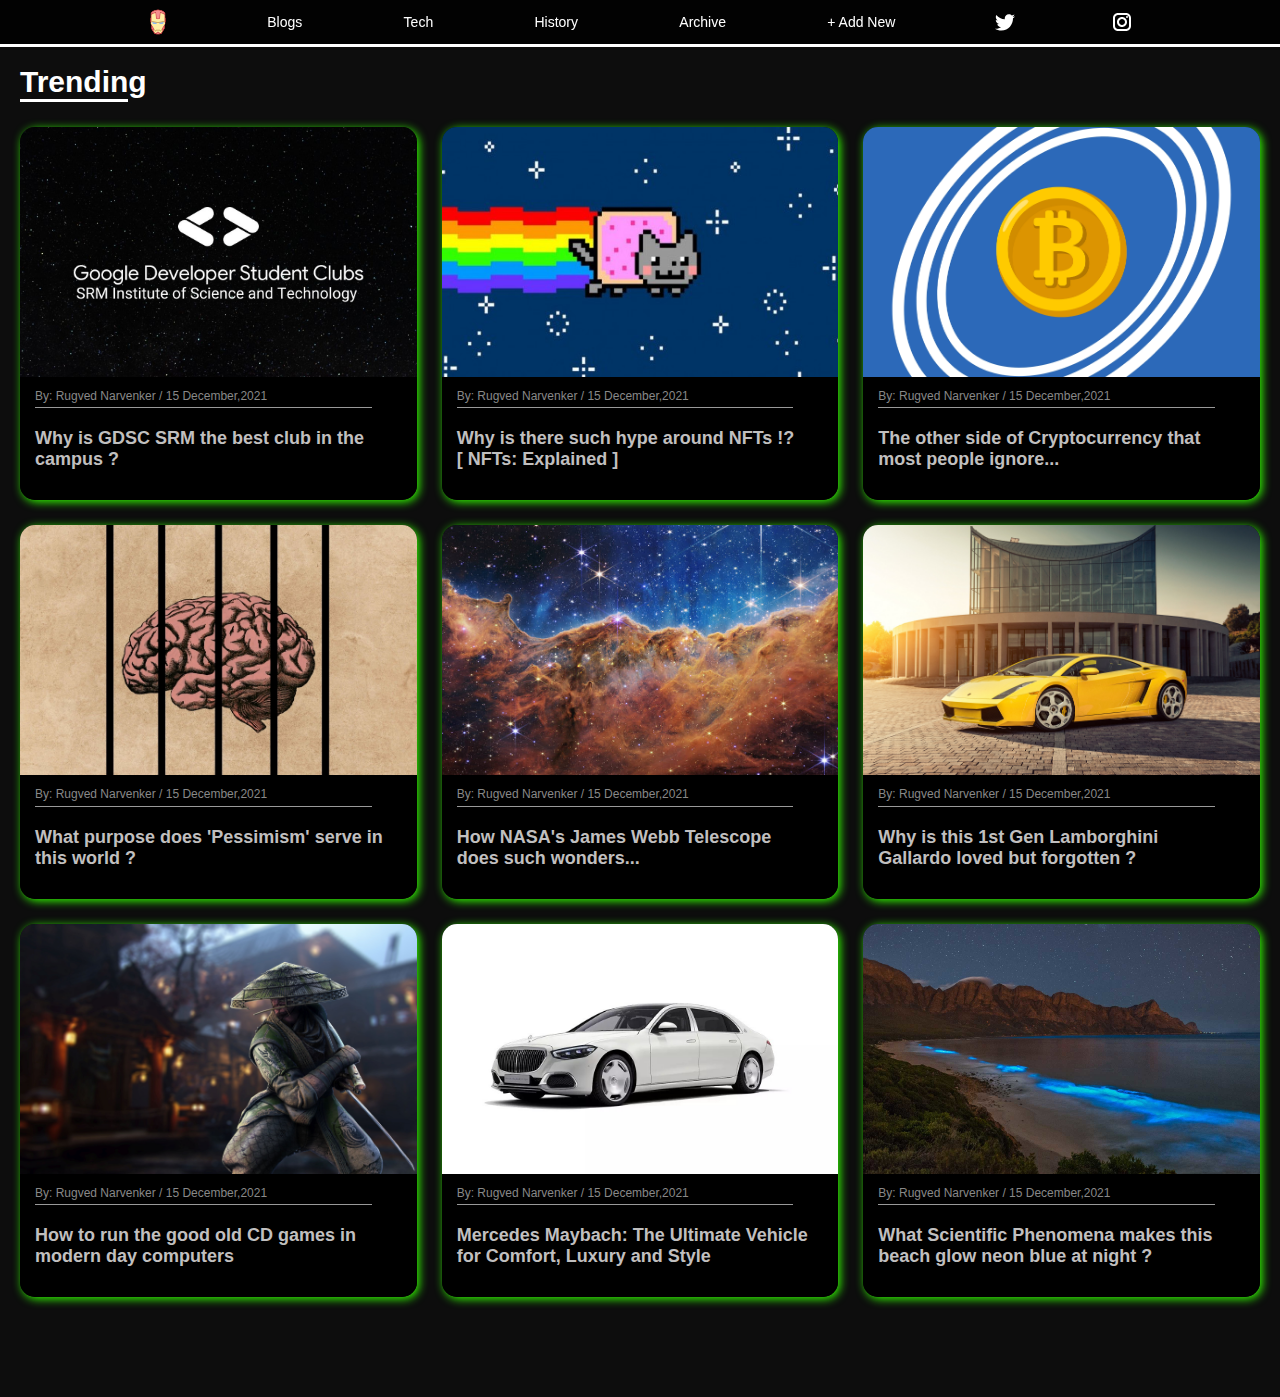
<file: Blog-Site-master/index.html>
<!doctype html>
<html lang="en">
<head>
    <meta charset="UTF-8">
    <meta name="viewport"
          content="width=device-width, user-scalable=no, initial-scale=1.0, maximum-scale=1.0, minimum-scale=1.0">
    <meta http-equiv="X-UA-Compatible" content="ie=edge">
    <title>Rugved</title>
    <link rel="stylesheet" href="styles.css">
</head>
<body>
    <header>
        <div class="container">
            <nav class="nav">
                <ul class="nav-list nav-list-mobile">
                    <li class="nav-item">
                        <div class="mobile-menu">
                            <span class="line line-top"></span>
                            <span class="line line-middle"></span>
                            <span class="line line-bottom"></span>
                        </div>
                    </li>
                    <li class="nav-item">
                        <a href="index.html" class="nav-link nav-link-home"></a>
                    </li>
                    <li class="nav-item">
                        <a href="https://www.instagram.com/rugvednarvenker/" class="nav-link nav-link-insta"></a>
                    </li>
                </ul>
                <!-- /.nav-list nav-list-mobile -->
                <ul class="nav-list nav-list-larger">
                    <li class="nav-item nav-item-hidden">
                        <a href="index.html" class="nav-link nav-link-home"></a>
                    </li>
                    <li class="nav-item">
                        <a href="#" class="nav-link">Blogs</a>
                    </li>
                    <li class="nav-item">
                        <a href="#" class="nav-link">Tech</a>
                    </li>
                    <li class="nav-item">
                        <a href="#" class="nav-link">History</a>
                    </li>
                    <li class="nav-item">
                        <a href="#" class="nav-link">Archive</a>
                    </li>
                    <li class="nav-item">
                        <a href="Upload.html" class="nav-link">+ Add New</a>
                    </li>
                    <li class="nav-item">
                        <a href="https://twitter.com/NarvenkerRugved" class="nav-link nav-link-twitter"></a>
                    </li>
                    <li class="nav-item nav-item-hidden">
                        <a href="https://www.instagram.com/rugvednarvenker/" class="nav-link nav-link-insta"></a>
                    </li>
                </ul>
            <!-- /.nav-list nav-list-larger -->
            </nav>
        </div>
</header>

<div class="Heading">
  <div class="title">
  <h3>Trending<span</h3>
</div>
  
<div class="cards">

  <div class="card">
    <a href="#"><img src="assets/GDSC.jpg" alt=""></a>
    <a href="#"><div class="card-body">
              <p class="text-date">By: Rugved Narvenker / 15 December,2021</p>
              <div class="underline"></div>
              <p class="text">Why is GDSC SRM the best club in the campus ? </p>
      </div></a>
  </div>

  <div class="card">
    <a href="#"><img src="assets/NFT.jpg" alt=""></a>
    <a href="#"><div class="card-body">
        <p class="text-date">By: Rugved Narvenker / 15 December,2021</p>
        <div class="underline"></div>
        <p class="text">Why is there such hype around NFTs !? <br> [ NFTs: Explained ] </p>
      </div></a>
  </div>

  <div class="card">
    <a href="#"><img src="assets/Crypto_Blue.jpg" alt=""></a>
    <a href="#"><div class="card-body">
        <p class="text-date">By: Rugved Narvenker / 15 December,2021</p>
        <div class="underline"></div>
        <p class="text">The other side of Cryptocurrency that most people ignore...</p>
      </div></a>
  </div>

  <div class="card">
    <a href="#"><img src="assets/Caged Brain.jpg" alt=""></a>
    <a href="#"><div class="card-body">
              <p class="text-date">By: Rugved Narvenker / 15 December,2021</p>
              <div class="underline"></div>
              <p class="text">What purpose does 'Pessimism' serve in this world ?</p>
      </div></a>
  </div>

  <div class="card">
    <a href="#"><img src="assets/NASA.jpg" alt=""></a>
    <a href="#"><div class="card-body">
        <p class="text-date">By: Rugved Narvenker / 15 December,2021</p>
        <div class="underline"></div>
        <p class="text">How NASA's James Webb Telescope does such wonders...</p>
      </div></a>
  </div>

  <div class="card">
    <a href="#"><img src="assets/Gallardo.jpg" alt=""></a>
    <a href="#"><div class="card-body">
        <p class="text-date">By: Rugved Narvenker / 15 December,2021</p>
        <div class="underline"></div>
        <p class="text">Why is this 1st Gen Lamborghini Gallardo loved but forgotten ?</p>
      </div></a>
  </div>

  <div class="card">
    <a href="#"><img src="assets/Samurai Wallpaper.jpg" alt=""></a>
    <a href="#"><div class="card-body">
              <p class="text-date">By: Rugved Narvenker / 15 December,2021</p>
              <div class="underline"></div>
              <p class="text">How to run the good old CD games in modern day computers</p>
      </div></a>
  </div>

  <div class="card">
    <a href="#"><img src="assets/Maybach.jpg" alt=""></a>
    <a href="#"><div class="card-body">
        <p class="text-date">By: Rugved Narvenker / 15 December,2021</p>
        <div class="underline"></div>
        <p class="text">Mercedes Maybach: The Ultimate Vehicle for Comfort, Luxury and Style</p>
      </div></a>
  </div>

  <div class="card">
    <a href="#"><img src="assets/Night Beach.jpg" alt=""></a>
    <a href="#"><div class="card-body">
        <p class="text-date">By: Rugved Narvenker / 15 December,2021</p>
        <div class="underline"></div>
        <p class="text">What Scientific Phenomena makes this beach glow neon blue at night ?</p>
      </div></a>
  </div>

</div>

<script src="main.jsx"></script>
</body>
</html>
</file>
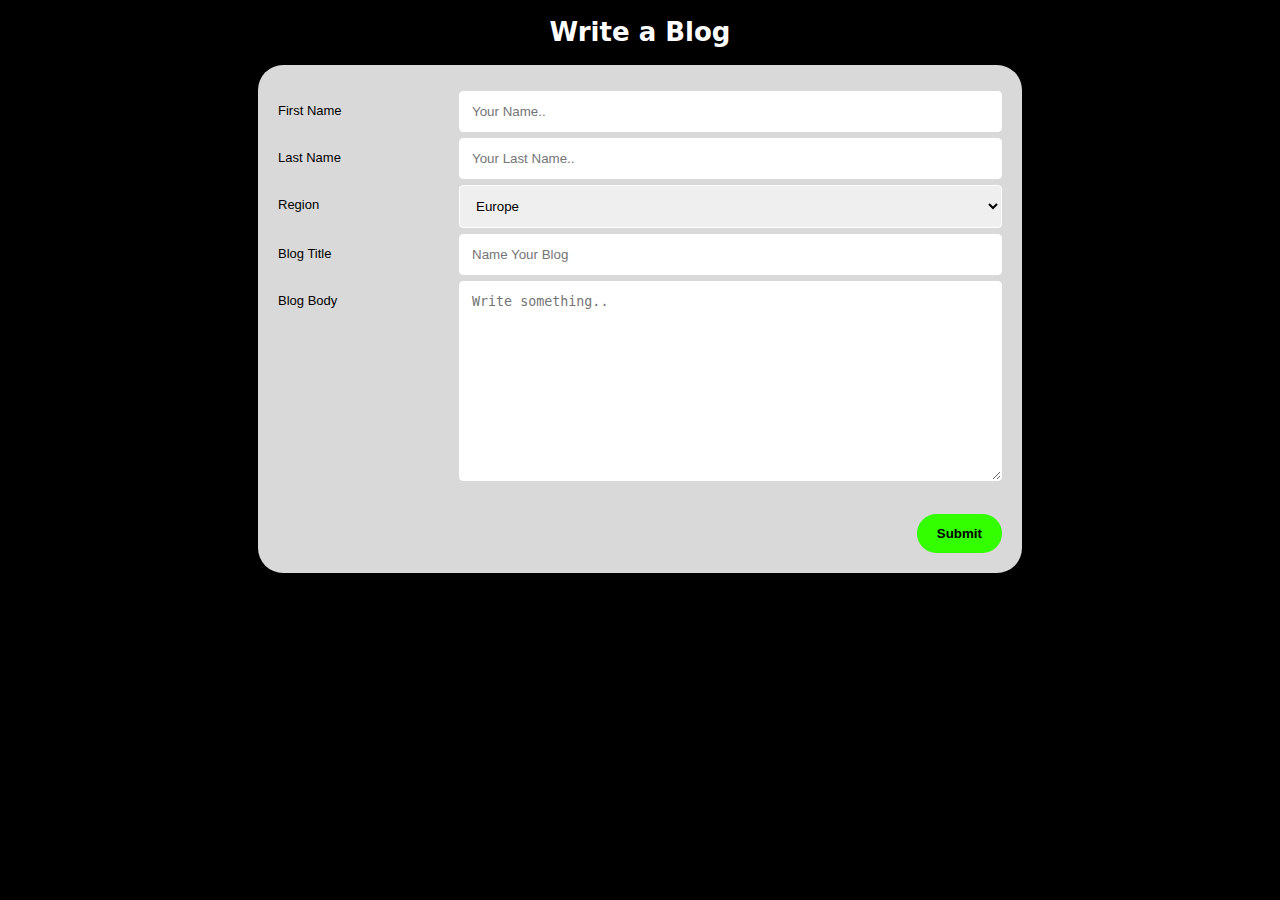
<file: Blog-Site-master/Upload.html>
<!DOCTYPE html>
<html lang="en">
<head>
    <meta charset="UTF-8">
    <meta http-equiv="X-UA-Compatible" content="IE=edge">
    <meta name="viewport" content="width=device-width, initial-scale=1.0">
    <title>Blog Edit</title>
    <link rel="stylesheet" href="Form.css">
</head>
<body>

    <h1>Write a Blog</h1>

    <div class="container">
          
            <div class="row">
            <div class="col-25">
              <label for="fname">First Name</label>
                </div>
                <div class="col-75">
              <input type="text" id="fname" name="firstname" placeholder="Your Name..">
            </div>
          </div>
          
          <div class="row">
            <div class="col-25">
              <label for="lname">Last Name</label>
            </div>
            
            <div class="col-75">
              <input type="text" id="lname" name="lastname" placeholder="Your Last Name..">
            </div>
          </div>
         
            <div class="row">
            <div class="col-25">
              <label for="region">Region</label>
            </div>
            
            <div class="col-75">
              <select id="Region" name="Region">
                <option value="australia">Europe</option>
                <option value="canada">Americas</option>
                <option value="usa">Asia</option>
                <option value="usa">Oceania</option>
                <option value="usa">Middle East</option>
              </select>
            </div>
          </div>
          
          <div class="row">
            <div class="col-25">
              <label for="fname">Blog Title</label>
                </div>
                <div class="col-75">
              <input type="text" id="fname" name="firstname" placeholder="Name Your Blog">
            </div>
          </div>

          <div class="row">
            <div class="col-25">
              <label for="subject">Blog Body</label>
            </div>
            
        
            <div class="col-75">
              <textarea id="subject" name="subject" placeholder="Write something.." style="height:200px"></textarea>
            </div>
          </div>
          
          <div class="row">
            <input type="submit" value="Submit">
          </div>
        </form>
      </div>

    </body>
</html>
</file>
<file: Blog-Site-master/styles.css>
*,
*::before,
*::after{
    margin: 0;
    padding: 0;
}

html{
    font-size: 10px;
    font-family:'Raleway',Sans-serif;
}

a{
    display: block;
    text-decoration: none;
}

.container{
    max-width: 98rem;
    margin: 0 auto;
    padding: 0 2.2rem;
}

body{
    background-color: rgb(13, 13, 13) ;
}

h3{
    color: #fff;
}

header{
    position: fixed;
    top: 0;
    z-index: 1400;
    height: 4.4rem;
    width: 100%;
    border-bottom: 3px solid rgb(255, 255, 255);
    background-color: rgba(0,0,0,.8);
    backdrop-filter: blur(0.5rem);
}

.title{
    border-bottom: 3px solid rgb(255, 255, 255);
    width: 108px;
}

.nav-list{
    list-style: none;
    display: flex;
    align-items: center;
    justify-content: space-between;
    margin: 0 -1rem;
}

.nav-list-mobile{
    display: none;
}

.nav-link{
    font-size: 1.4rem;
    color: #fff;
    padding: 0 1rem;
}

.nav-link:hover{
    color: rgb(51, 255, 0);
}

.nav-link-home{
    width: 1.6rem;
    height: 4.4rem;
    background: url(svg/icons8-iron-man.svg) center no-repeat;
}

.nav-link-insta{
    width: 1.6rem;
    height: 4.4rem;
    background: url(svg/instagram-logo.svg.svg) center no-repeat;
}

.nav-link-twitter{
    width: 1.6rem;
    height: 4.4rem;
    background: url(svg/Twitter-logo.svg.svg) center no-repeat;
}

@media screen and (max-width:767px){
    header{
        height: 4.8rem;
        transition: background .36s cubic-bezier(0.32, 0.08, 0.24, 1);
                    height: .56s cubic-bezier(0.32, 0.08, 0.24, 1);
    }

    header .container{
        padding: 0;
    }

    .nav-list{
        margin-top: 0;
    }

    .nav-list-mobile{
        display: flex;
    }

    .nav-item{
        width: 4.8rem;
        height: 4.8rem;
        display: flex;
        justify-content: center;
    }

    .nav-item-hidden{
        display: none;
    }

    .mobile-menu{
        position: relative;
        z-index: 1500;
        width: 100%;
        height: 100%;
        display: flex;
        flex-direction: column;
        align-items: center;
        justify-content: center;
        cursor: pointer;
    }

    .line{
        position: absolute;
        width: 1.7rem;
        height: 1px;
        background-color: #fff;
        transition: margin-top .3192s cubic-bezier(0.04, 0.04, 0.12, 0.96);
    }

    .line-top{
        margin-top: 10px;
        margin-left: 15px;
    }

    .line-middle{
        margin-left: 15px;
    }

    .line-bottom{
        margin-top: -1rem;
        margin-left: 15px;
    }

    .active .line-top{
        margin-top: 0;
        transform: rotate(45deg);
        transition: transform .3192s .1s cubic-bezier(0.04, 0.04, 0.12, 0.96);
    }

    .active .line-bottom{
        margin-top: 0;
        transform: rotate(-45deg);
        transition: transform .3192s .1s cubic-bezier(0.04, 0.04, 0.12, 0.96);
    }

    .active .line-middle{
        display: none;
    }

    header.active{
        height: 100%;
        background-color: #000;
        transition: 0.5s;
    }

    .nav-link-home{
        width: 1.8rem;
        height: 4.8rem;
        position: relative;
        z-index: 1500;
    }

    .nav-link-insta{
        width: 1.6rem;
        height: 4.8rem;
        transition: opacity 3s;
    }

    .nav{
        position: relative;
    }

    .nav-link{
        font-size: 1.7rem;
        padding: 0;
        margin: auto 0;
    }

    .nav-list-larger{
        position: fixed;
        top: 0;
        left: 0;
        width: 0;
        height: 0;
        display: block;
        padding: 10.5rem 5rem;
        z-index: 1000;
        box-sizing: border-box;
        opacity: 0;
        visibility: hidden;
        transition: opacity .3s;
    }

    .active .nav-list-larger{
        width: 100%;
        height: 100vh;
        opacity: 1;
        visibility: visible;
    }

    .active .nav-link-insta{
        opacity: 1;
        transition: opacity .3s;
    }

    .nav-list-larger .nav-item{
        width: 100%;
        justify-content: flex-start;
        border-bottom: 2px dotted rgb(53, 1, 40);
    }

    .nav-list-larger .nth-item:nth-child(6){
        border-bottom: none; 
    }

    .active .nav-list-larger .nav-item{
        animation: fadeIn 1s ease-in;
    }

    @keyframes fadeIn {
        from{
            opacity: 0;
        }
        to{
            opacity: 1;
        }
    }
   

} 

.Heading{
    margin: 0 auto;
    max-width: 1300px;
    padding: 100px 20px;
    padding-top: 65px;
}

.title{
    margin-bottom: 25px;
}

.title h3{
    position: relative;
    font-size: 30px;
    font-weight: 700;
}

.cards{
    display: grid;
    grid-template-columns: repeat(3, 1fr);
    grid-gap: 25px;
}

.card{
    box-shadow: 2px 2px 10px rgba(51, 255, 0);
    border-radius: 15px;
}

.card img{
    height: 250px;
    width: 100%;
    object-fit: cover;
    border-top-left-radius: 15px;
    border-top-right-radius: 15px;
}

img:hover{
    opacity: 80%;
}

.card-body{
    margin-top: -3px;
    background-color: #000;
    padding: 30px;
    border-bottom-left-radius: 15px;
    border-bottom-right-radius: 15px;
}

.card-body .text-date{
    font-size: 12px;
    color: #888;
    margin-bottom: 1px;
    margin-top: -20px;
    margin-left: -15px;
    line-height: 1.7;
}

.underline{
    height: 1px;
    width: 100%;
    background-color: #999;
    margin-bottom: 20px;
    margin-left: -15px;
}

.card-body .text{
    color: rgb(192, 191, 191);
    font-size: 18px;
    font-weight: 600;
    margin-left: -15px;
}

.card-body .text:hover{
    color: rgb(51, 255, 0);
}


@media screen and (max-width: 900px) {
    .cards{
        grid-template-columns: repeat(2,1fr);
    }

    .Heading{
        padding: 50px 20px;
        padding-top: 80px;
    }
}

@media screen and (max-width: 600px) {
    .cards{
        grid-template-columns: 1fr;
    }

    .Heading{
        padding: 30px 20px;
    }

    .title{
        margin-bottom: 30px;
    }
}
</file>
<file: Blog-Site-master/Form.css>
h1{
    font-family: system-ui, -apple-system, BlinkMacSystemFont, 'Segoe UI', Roboto, Oxygen, Ubuntu, Cantarell, 'Open Sans', 'Helvetica Neue', sans-serif;
    text-align: center;
    color: rgb(255, 255, 255);
}


body{
    background-color: rgb(0, 0, 0) ;
}

html{
    font-size: 13px;
    font-family:'Raleway',Sans-serif;
}

input[type=text], select, textarea{
    width: 100%;
    padding: 12px;
    border: 1px solid rgb(255, 255, 255);
    border-radius: 4px;
    box-sizing: border-box;
    resize: vertical;
  }
  

  label {
    padding: 12px 12px 12px 0;
    display: inline-block;
  }
  

  input[type=submit] {
    background-color: rgb(51, 255, 0);
    color: rgb(0, 0, 0);
    font-weight: bold;
    padding: 12px 20px;
    border: none;
    border-radius: 25px;
    cursor: pointer;
    margin-top: 30px;
    float: right;
  }
  

  .container {
    border-radius: 25px;
    background-color: #d9d9d9;
    padding: 20px;
    margin-left: 250px;
    margin-right: 250px;
  }
  

  .col-25 {
    float: left;
    width: 25%;
    margin-top: 6px;
  }
  

  .col-75 {
    float: left;
    width: 75%;
    margin-top: 6px;
  }
  

  .row:after {
    content: "";
    display: table;
    clear: both;
  }
  

  @media screen and (max-width: 600px) {
    .col-25, .col-75, input[type=submit] {
      width: 100%;
      margin-top: 0;
    }
  }
</file>
